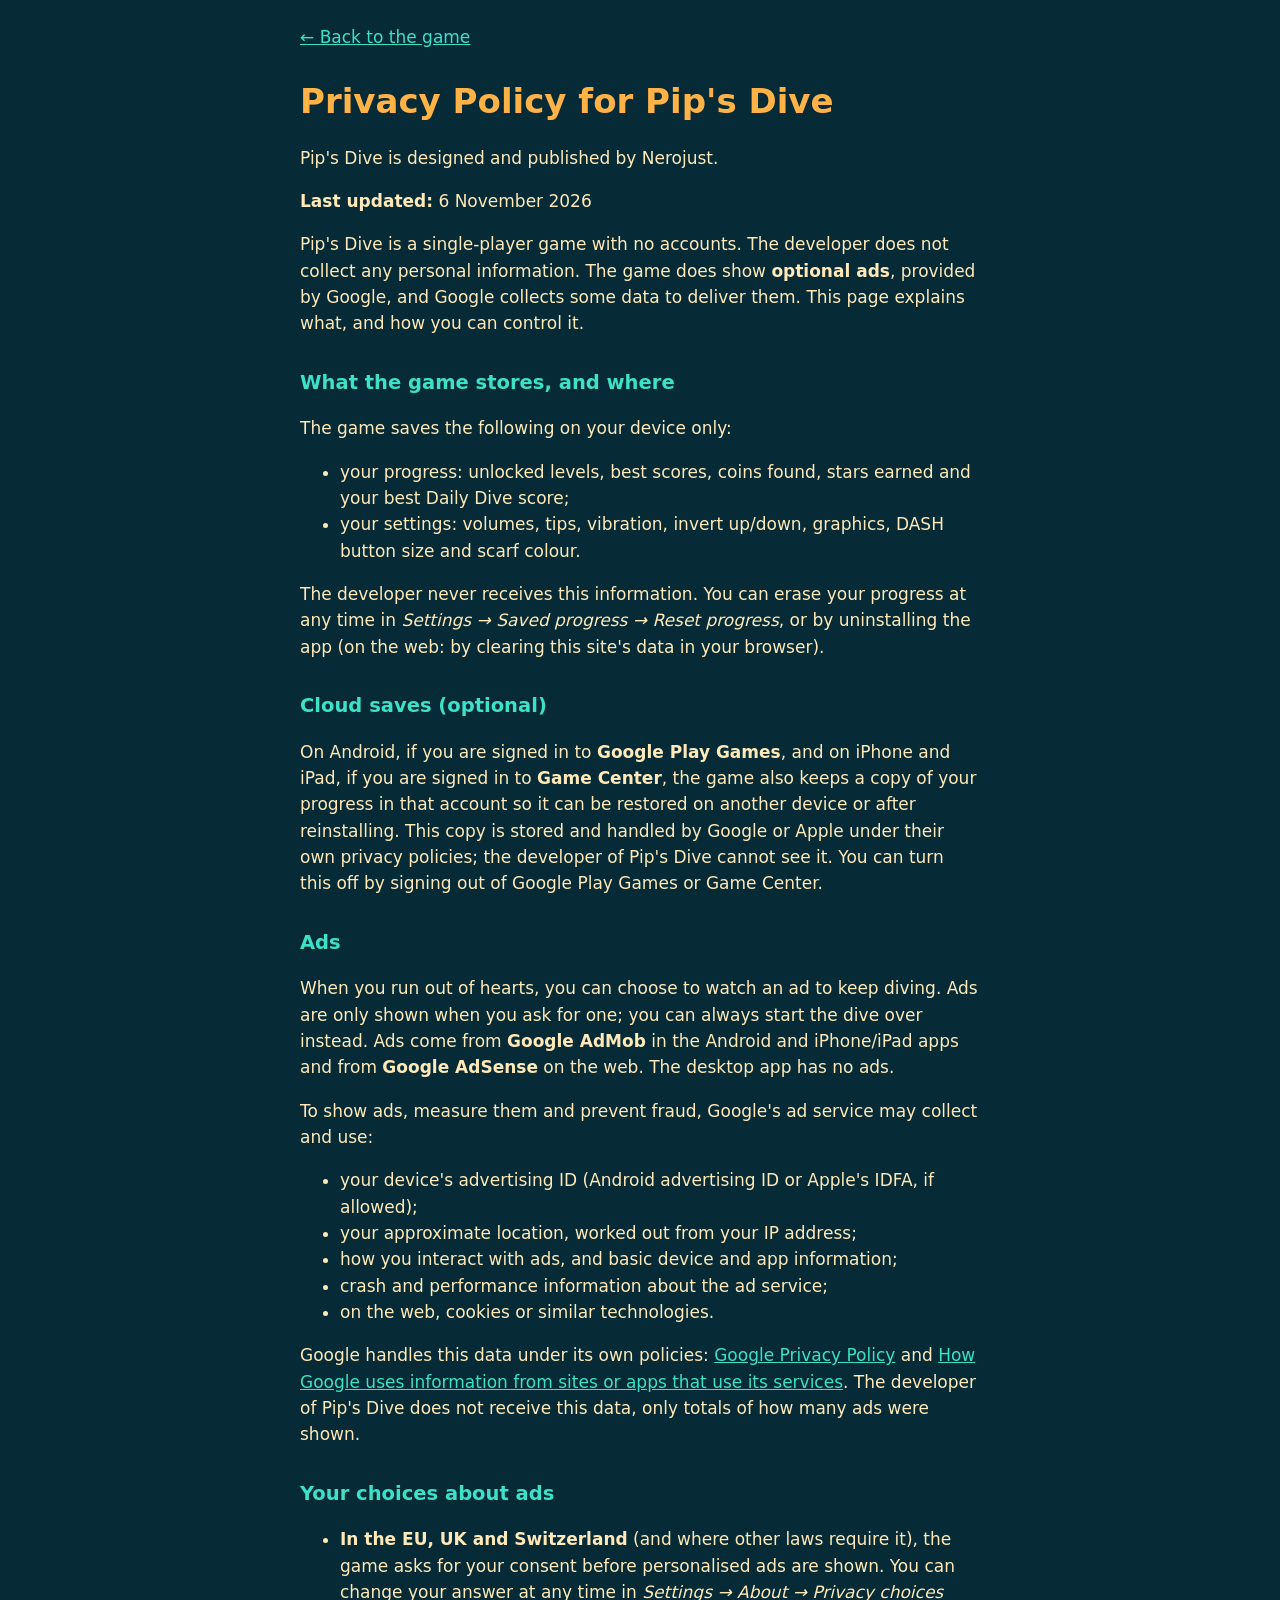
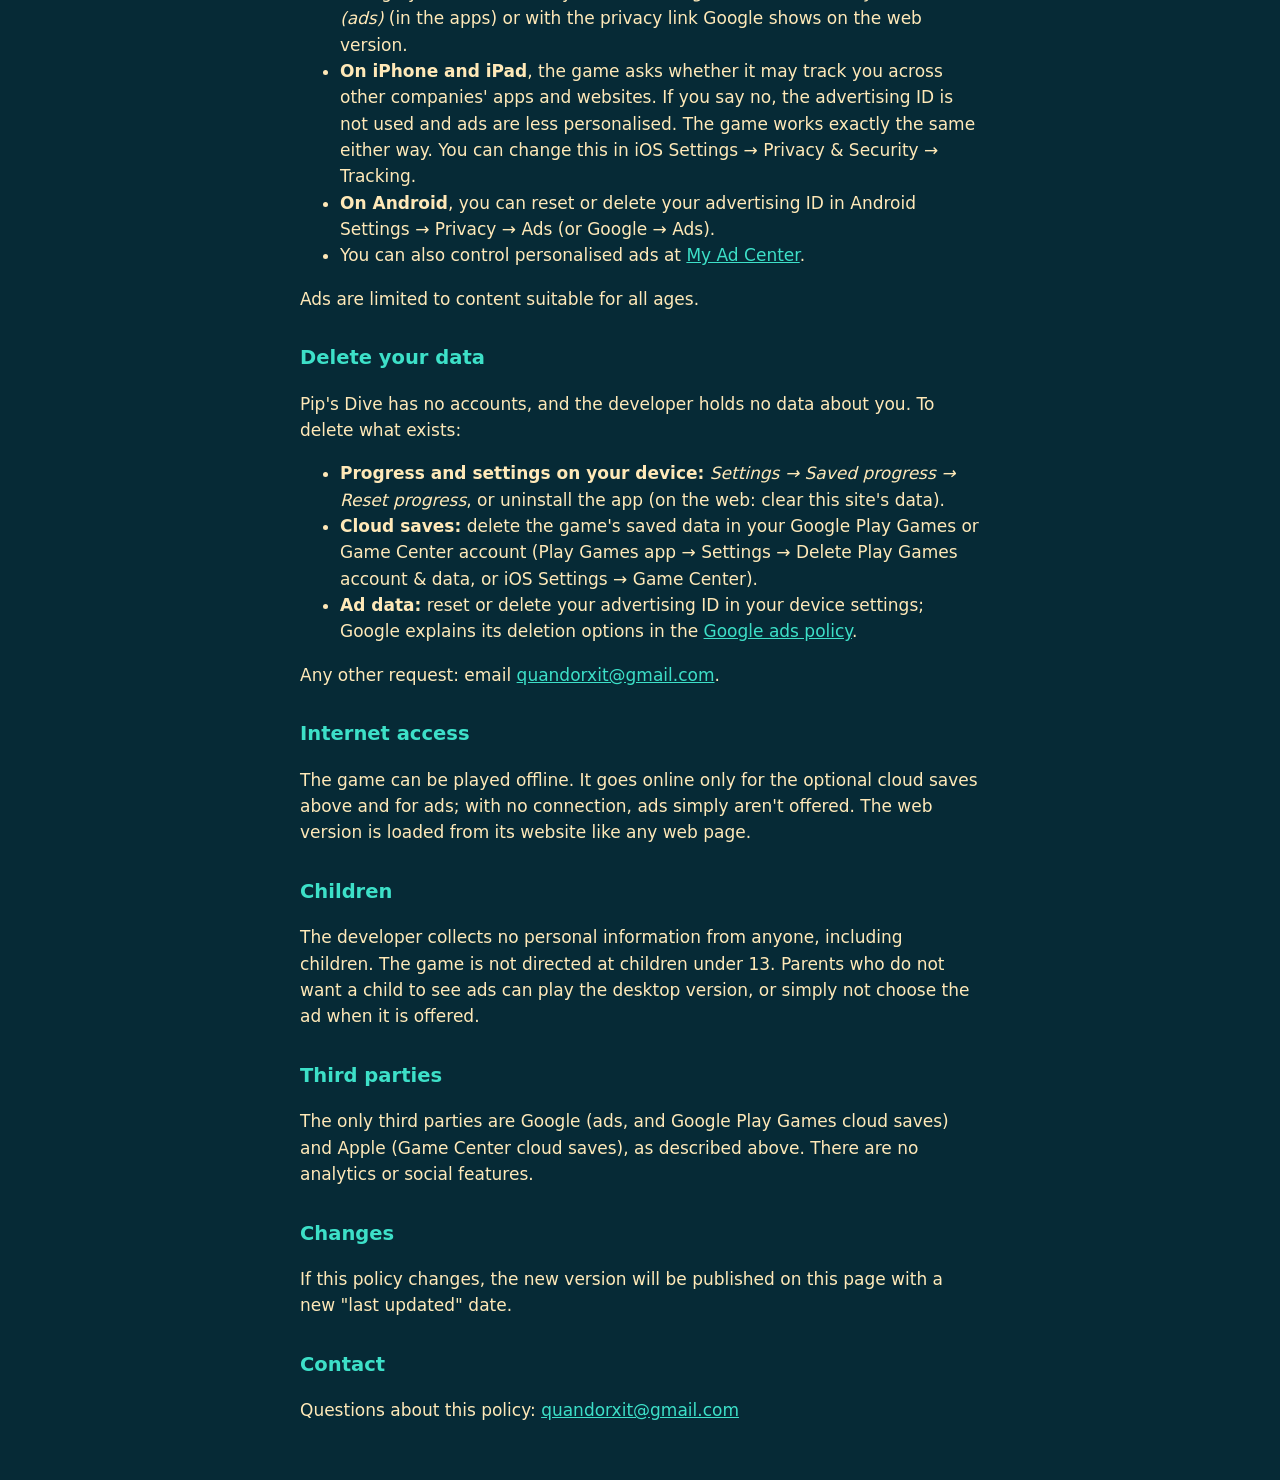
<file: privacy.html>
<!doctype html>
<html lang="en">
  <head>
    <meta charset="utf-8" />
    <meta name="viewport" content="width=device-width, initial-scale=1, viewport-fit=cover" />
    <title>Pip's Dive — Privacy Policy</title>
    <style>
      :root {
        color-scheme: dark;
      }
      body {
        margin: 0;
        padding: max(24px, env(safe-area-inset-top)) 20px 40px;
        background: #062a36;
        color: #ffe9b8;
        font: 17px/1.55 system-ui, -apple-system, 'Segoe UI', sans-serif;
      }
      main {
        max-width: 680px;
        margin: 0 auto;
      }
      h1 {
        color: #ffb347;
        line-height: 1.2;
      }
      h2 {
        margin-top: 1.6em;
        color: #3de0c8;
        font-size: 1.15em;
      }
      a {
        color: #3de0c8;
      }
      .back {
        display: inline-block;
        margin-bottom: 8px;
      }
    </style>
  </head>
  <body>
    <main>
      <a class="back" href="index.html">← Back to the game</a>
      <h1>Privacy Policy for Pip's Dive</h1>
      <p>Pip's Dive is designed and published by Nerojust.</p>
      <p><strong>Last updated:</strong> 6 November 2026</p>

      <p>
        Pip's Dive is a single-player game with no accounts. The developer does not collect any
        personal information. The game does show <strong>optional ads</strong>, provided by Google,
        and Google collects some data to deliver them. This page explains what, and how you can
        control it.
      </p>

      <h2>What the game stores, and where</h2>
      <p>The game saves the following on your device only:</p>
      <ul>
        <li>your progress: unlocked levels, best scores, coins found, stars earned and your best Daily Dive score;</li>
        <li>your settings: volumes, tips, vibration, invert up/down, graphics, DASH button size and scarf colour.</li>
      </ul>
      <p>
        The developer never receives this information. You can erase your progress at any time in
        <em>Settings → Saved progress → Reset progress</em>, or by uninstalling the app (on the
        web: by clearing this site's data in your browser).
      </p>

      <h2>Cloud saves (optional)</h2>
      <p>
        On Android, if you are signed in to <strong>Google Play Games</strong>, and on iPhone and
        iPad, if you are signed in to <strong>Game Center</strong>, the game also keeps a copy of
        your progress in that account so it can be restored on another device or after
        reinstalling. This copy is stored and handled by Google or Apple under their own privacy
        policies; the developer of Pip's Dive cannot see it. You can turn this off by signing out
        of Google Play Games or Game Center.
      </p>

      <h2>Ads</h2>
      <p>
        When you run out of hearts, you can choose to watch an ad to keep diving. Ads are only
        shown when you ask for one; you can always start the dive over instead. Ads come from
        <strong>Google AdMob</strong> in the Android and iPhone/iPad apps and from
        <strong>Google AdSense</strong> on the web. The desktop app has no ads.
      </p>
      <p>
        To show ads, measure them and prevent fraud, Google's ad service may collect and use:
      </p>
      <ul>
        <li>your device's advertising ID (Android advertising ID or Apple's IDFA, if allowed);</li>
        <li>your approximate location, worked out from your IP address;</li>
        <li>how you interact with ads, and basic device and app information;</li>
        <li>crash and performance information about the ad service;</li>
        <li>on the web, cookies or similar technologies.</li>
      </ul>
      <p>
        Google handles this data under its own policies:
        <a href="https://policies.google.com/privacy">Google Privacy Policy</a> and
        <a href="https://policies.google.com/technologies/partner-sites"
          >How Google uses information from sites or apps that use its services</a
        >. The developer of Pip's Dive does not receive this data, only totals of how many ads were
        shown.
      </p>

      <h2>Your choices about ads</h2>
      <ul>
        <li>
          <strong>In the EU, UK and Switzerland</strong> (and where other laws require it), the
          game asks for your consent before personalised ads are shown. You can change your
          answer at any time in <em>Settings → About → Privacy choices (ads)</em> (in the apps)
          or with the privacy link Google shows on the web version.
        </li>
        <li>
          <strong>On iPhone and iPad</strong>, the game asks whether it may track you across
          other companies' apps and websites. If you say no, the advertising ID is not used and
          ads are less personalised. The game works exactly the same either way. You can change
          this in iOS Settings → Privacy &amp; Security → Tracking.
        </li>
        <li>
          <strong>On Android</strong>, you can reset or delete your advertising ID in Android
          Settings → Privacy → Ads (or Google → Ads).
        </li>
        <li>
          You can also control personalised ads at
          <a href="https://adssettings.google.com">My Ad Center</a>.
        </li>
      </ul>
      <p>Ads are limited to content suitable for all ages.</p>

      <h2 id="delete-your-data">Delete your data</h2>
      <p>Pip's Dive has no accounts, and the developer holds no data about you. To delete what exists:</p>
      <ul>
        <li>
          <strong>Progress and settings on your device:</strong> <em>Settings → Saved progress →
          Reset progress</em>, or uninstall the app (on the web: clear this site's data).
        </li>
        <li>
          <strong>Cloud saves:</strong> delete the game's saved data in your Google Play Games or
          Game Center account (Play Games app → Settings → Delete Play Games account &amp; data,
          or iOS Settings → Game Center).
        </li>
        <li>
          <strong>Ad data:</strong> reset or delete your advertising ID in your device settings;
          Google explains its deletion options in the
          <a href="https://policies.google.com/technologies/ads">Google ads policy</a>.
        </li>
      </ul>
      <p>
        Any other request: email <a href="mailto:quandorxit@gmail.com">quandorxit@gmail.com</a>.
      </p>

      <h2>Internet access</h2>
      <p>
        The game can be played offline. It goes online only for the optional cloud saves above
        and for ads; with no connection, ads simply aren't offered. The web version is loaded
        from its website like any web page.
      </p>

      <h2>Children</h2>
      <p>
        The developer collects no personal information from anyone, including children. The
        game is not directed at children under 13. Parents who do not want a child to see ads can
        play the desktop version, or simply not choose the ad when it is offered.
      </p>

      <h2>Third parties</h2>
      <p>
        The only third parties are Google (ads, and Google Play Games cloud saves) and Apple
        (Game Center cloud saves), as described above. There are no analytics or social
        features.
      </p>

      <h2>Changes</h2>
      <p>
        If this policy changes, the new version will be published on this page with a new
        "last updated" date.
      </p>

      <h2>Contact</h2>
      <p>Questions about this policy: <a href="mailto:quandorxit@gmail.com">quandorxit@gmail.com</a></p>
    </main>
  </body>
</html>
</file>
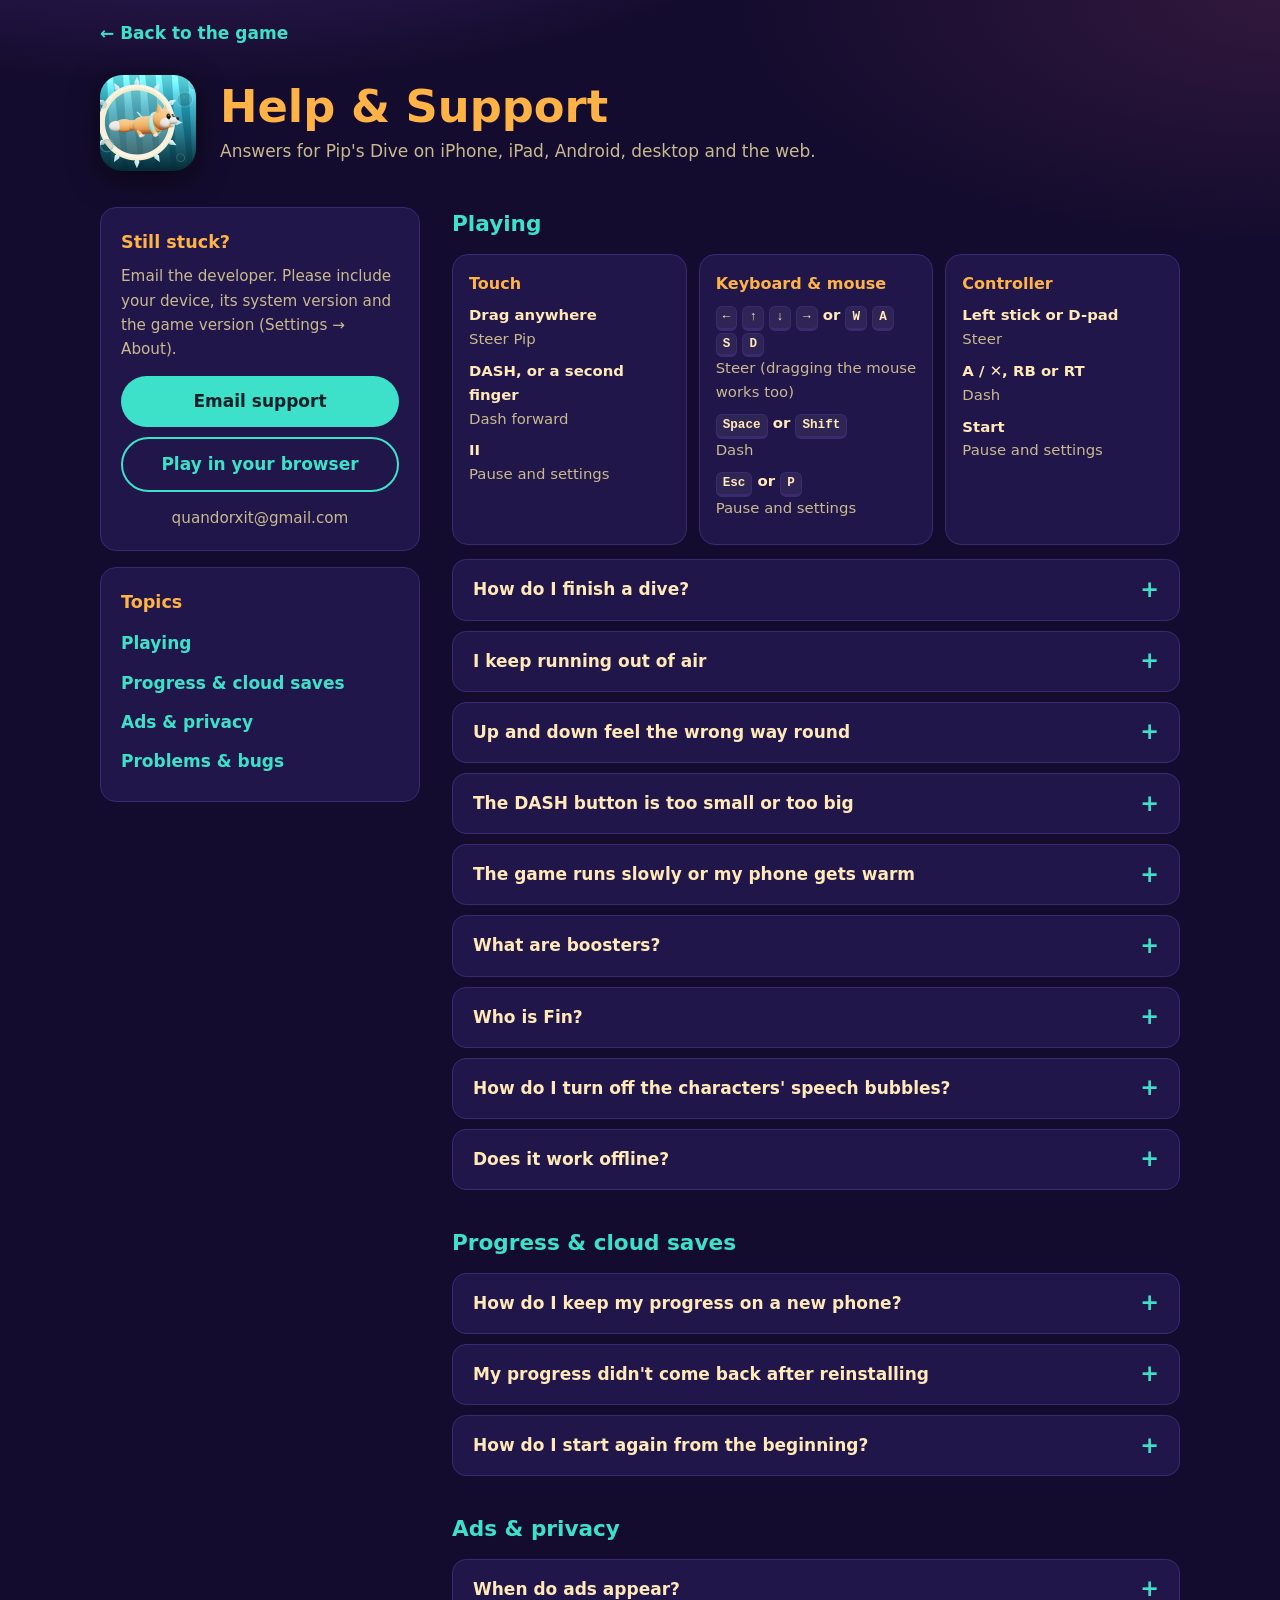
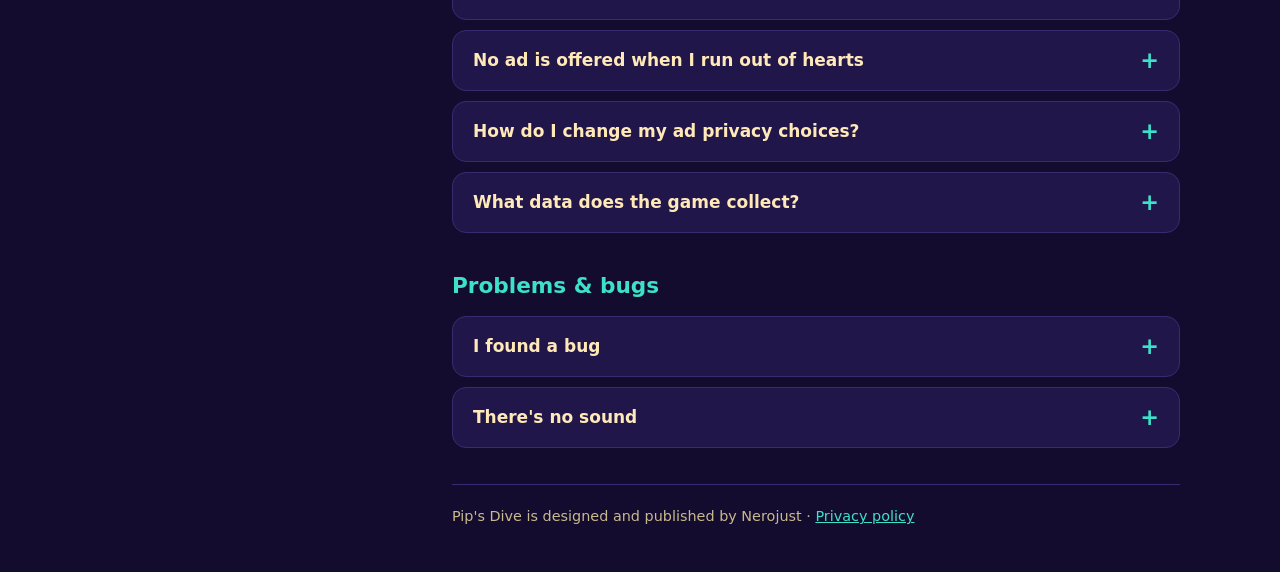
<file: support.html>
<!doctype html>
<html lang="en">
  <head>
    <meta charset="utf-8" />
    <meta name="viewport" content="width=device-width, initial-scale=1, viewport-fit=cover" />
    <title>Pip's Dive — Help &amp; Support</title>
    <meta
      name="description"
      content="Help for Pip's Dive: controls, cloud saves, ads and privacy, and how to contact the developer."
    />
    <link rel="icon" href="icons/icon-192.png" />
    <link rel="stylesheet" href="page.css" />
  </head>
  <body>
    <div class="wrap">
      <a class="back" href="index.html">← Back to the game</a>

      <header>
        <img src="icons/icon-192.png" alt="" />
        <div>
          <h1>Help &amp; Support</h1>
          <p>Answers for Pip's Dive on iPhone, iPad, Android, desktop and the web.</p>
        </div>
      </header>

      <div class="layout">
        <aside>
          <div class="card">
            <h2>Still stuck?</h2>
            <p>
              Email the developer. Please include your device, its system version and the game
              version (Settings → About).
            </p>
            <a class="button" href="mailto:quandorxit@gmail.com?subject=Pip's%20Dive%20support"
              >Email support</a
            >
            <a class="button secondary" href="index.html">Play in your browser</a>
            <p class="email">quandorxit@gmail.com</p>
          </div>
          <nav class="card" aria-label="Topics">
            <h2>Topics</h2>
            <ul>
              <li><a href="#playing">Playing</a></li>
              <li><a href="#progress">Progress &amp; cloud saves</a></li>
              <li><a href="#ads">Ads &amp; privacy</a></li>
              <li><a href="#trouble">Problems &amp; bugs</a></li>
            </ul>
          </nav>
        </aside>

        <main>
          <section id="playing">
            <h2>Playing</h2>
            <div class="controls">
              <div class="card">
                <h3>Touch</h3>
                <dl>
                  <dt>Drag anywhere</dt>
                  <dd>Steer Pip</dd>
                  <dt>DASH, or a second finger</dt>
                  <dd>Dash forward</dd>
                  <dt>II</dt>
                  <dd>Pause and settings</dd>
                </dl>
              </div>
              <div class="card">
                <h3>Keyboard &amp; mouse</h3>
                <dl>
                  <dt><kbd>←</kbd> <kbd>↑</kbd> <kbd>↓</kbd> <kbd>→</kbd> or <kbd>W</kbd> <kbd>A</kbd> <kbd>S</kbd> <kbd>D</kbd></dt>
                  <dd>Steer (dragging the mouse works too)</dd>
                  <dt><kbd>Space</kbd> or <kbd>Shift</kbd></dt>
                  <dd>Dash</dd>
                  <dt><kbd>Esc</kbd> or <kbd>P</kbd></dt>
                  <dd>Pause and settings</dd>
                </dl>
              </div>
              <div class="card">
                <h3>Controller</h3>
                <dl>
                  <dt>Left stick or D-pad</dt>
                  <dd>Steer</dd>
                  <dt>A / ✕, RB or RT</dt>
                  <dd>Dash</dd>
                  <dt>Start</dt>
                  <dd>Pause and settings</dd>
                </dl>
              </div>
            </div>
            <details>
              <summary>How do I finish a dive?</summary>
              <div>
                <p>
                  Swim to the Moon Gate at the end. Each dive gives up to 3 stars: one for
                  finishing, one for every coin and one for taking no hits. Stars unlock scarf
                  colours, and coins buy upgrades in the Coral Shop.
                </p>
              </div>
            </details>
            <details>
              <summary>I keep running out of air</summary>
              <div>
                <p>
                  Swim through bubbles to refill it. Running out costs one heart. If a dive is too
                  hard, try Settings → Gameplay → Difficulty assist (Relaxed gives more air).
                </p>
              </div>
            </details>
            <details>
              <summary>Up and down feel the wrong way round</summary>
              <div><p>Turn on invert up/down in Settings → Gameplay.</p></div>
            </details>
            <details>
              <summary>The DASH button is too small or too big</summary>
              <div><p>Change it in Settings → Touch controls → DASH button size.</p></div>
            </details>
            <details>
              <summary>The game runs slowly or my phone gets warm</summary>
              <div><p>Set Settings → Gameplay → Graphics to Low.</p></div>
            </details>
            <details>
              <summary>What are boosters?</summary>
              <div>
                <p>
                  Boosters are one-dive helpers: Shell Start (80 coins), Extra Heart (120), Big
                  Tank (90) and Coin Magnet (60). Buy them with coins in the Coral Shop's Boosters
                  tab, or win them from some missions. The Get ready panel before each dive lets
                  you take up to 2. Retry reuses them if you still have some; Next dive and
                  Practice reef don't use them. Coins can't be bought with money.
                </p>
              </div>
            </details>
            <details>
              <summary>Who is Fin?</summary>
              <div>
                <p>
                  Fin is a small glowing fish who joins Pip after dive 4. Fin swims beside Pip and
                  finds 10% extra coins on every dive (shown as "Fin found +N" on the results
                  screen). Fin never changes your stars.
                </p>
              </div>
            </details>
            <details>
              <summary>How do I turn off the characters' speech bubbles?</summary>
              <div>
                <p>
                  Turn off Settings → Gameplay → Character chat. The guides never pause the game
                  while they talk. You can read about every friend you have met in the Wardrobe.
                </p>
              </div>
            </details>
            <details>
              <summary>Does it work offline?</summary>
              <div>
                <p>
                  Yes. The whole game works offline. Only cloud saves and ads need a connection.
                </p>
              </div>
            </details>
          </section>

          <section id="progress">
            <h2>Progress &amp; cloud saves</h2>
            <details>
              <summary>How do I keep my progress on a new phone?</summary>
              <div>
                <p>
                  Sign in to <strong>Game Center</strong> on iPhone and iPad, or
                  <strong>Google Play Games</strong> on Android. The game keeps a copy of your
                  progress in that account and restores it on any device signed in to the same
                  account. You can check the status in Settings → Saved progress.
                </p>
                <p>Without it, progress stays on the device.</p>
              </div>
            </details>
            <details>
              <summary>My progress didn't come back after reinstalling</summary>
              <div>
                <p>
                  Make sure you're signed in to the same Game Center or Google Play Games account as
                  before, then open Settings → Saved progress and wait a moment while it syncs. If
                  it still doesn't appear, email support.
                </p>
              </div>
            </details>
            <details>
              <summary>How do I start again from the beginning?</summary>
              <div>
                <p>
                  Settings → Saved progress → Reset progress, then tap again to confirm. This can't
                  be undone.
                </p>
              </div>
            </details>
          </section>

          <section id="ads">
            <h2>Ads &amp; privacy</h2>
            <details>
              <summary>When do ads appear?</summary>
              <div>
                <p>
                  Only when you choose to watch one: to keep diving after you run out of hearts, or
                  to double the coins from a dive. You can always start the dive over instead. The
                  desktop version has no ads.
                </p>
              </div>
            </details>
            <details>
              <summary>No ad is offered when I run out of hearts</summary>
              <div>
                <p>
                  You may be offline, or no ad is available right now. Try again later, or start the
                  dive over.
                </p>
              </div>
            </details>
            <details>
              <summary>How do I change my ad privacy choices?</summary>
              <div>
                <p>
                  In the game: Settings → About → Privacy choices (ads). On iPhone and iPad,
                  tracking permission is in iOS Settings → Privacy &amp; Security → Tracking.
                </p>
              </div>
            </details>
            <details>
              <summary>What data does the game collect?</summary>
              <div>
                <p>
                  Pip's Dive has no accounts and the developer collects no personal information.
                  Google collects some data to show ads. Read the full
                  <a href="privacy.html">privacy policy</a>.
                </p>
              </div>
            </details>
          </section>

          <section id="trouble">
            <h2>Problems &amp; bugs</h2>
            <details>
              <summary>I found a bug</summary>
              <div>
                <p>
                  Email support with what happened, which dive you were on and, if you can, a
                  screenshot or screen recording. It helps a lot.
                </p>
              </div>
            </details>
            <details>
              <summary>There's no sound</summary>
              <div>
                <p>
                  Check the volumes in Settings → Sound, and that your device's volume is turned up.
                  If it still doesn't play, email support.
                </p>
              </div>
            </details>
          </section>

          <footer>
            Pip's Dive is designed and published by Nerojust ·
            <a href="privacy.html">Privacy policy</a>
          </footer>
        </main>
      </div>
    </div>
  </body>
</html>
</file>
<file: page.css>
/* Shared look for the support and privacy pages. */
:root {
  color-scheme: dark;
  --bg: #140c2e;
  --panel: #21164a;
  --line: #3a2b70;
  --text: #ffe9b8;
  --muted: #c9b98f;
  --gold: #ffb347;
  --teal: #3de0c8;
}
* {
  box-sizing: border-box;
}
html {
  scroll-behavior: smooth;
}
body {
  margin: 0;
  background:
    radial-gradient(1200px 500px at 15% -10%, #4a2a7a 0%, transparent 60%),
    radial-gradient(900px 400px at 100% 0%, #6b2f5a55 0%, transparent 60%), var(--bg);
  background-repeat: no-repeat;
  color: var(--text);
  font:
    17px/1.6 ui-rounded,
    system-ui,
    -apple-system,
    'Segoe UI',
    sans-serif;
}
a {
  color: var(--teal);
}
a:focus-visible,
summary:focus-visible {
  outline: 3px solid var(--teal);
  outline-offset: 3px;
  border-radius: 8px;
}
.wrap {
  max-width: 1120px;
  margin: 0 auto;
  padding: max(20px, env(safe-area-inset-top)) 20px 48px;
}
.back {
  font-weight: 600;
  text-decoration: none;
}

/* ---- Header ---- */
header {
  display: flex;
  gap: 24px;
  align-items: center;
  margin: 28px 0 36px;
}
header img {
  width: 96px;
  height: 96px;
  border-radius: 22px;
  box-shadow: 0 8px 30px #0008;
  flex: none;
}
h1 {
  margin: 0;
  color: var(--gold);
  font-size: clamp(1.9rem, 4vw, 2.8rem);
  line-height: 1.15;
}
header p {
  margin: 6px 0 0;
  color: var(--muted);
}

/* ---- Layout: contact card beside the answers on wide screens ---- */
.layout {
  display: grid;
  grid-template-columns: 320px 1fr;
  gap: 32px;
  align-items: start;
}
aside {
  position: sticky;
  top: 20px;
  display: grid;
  gap: 16px;
}
main {
  min-width: 0;
}
.card {
  background: var(--panel);
  border: 1px solid var(--line);
  border-radius: 16px;
  padding: 20px;
}
.card h2 {
  margin: 0 0 8px;
  font-size: 1.1rem;
  color: var(--gold);
}
.card p {
  margin: 0 0 14px;
  color: var(--muted);
  font-size: 0.95rem;
}
.card .email {
  margin: 14px 0 0;
  text-align: center;
}
.button {
  display: block;
  text-align: center;
  padding: 12px 16px;
  border-radius: 999px;
  background: var(--teal);
  color: #10202a;
  font-weight: 700;
  text-decoration: none;
}
.button.secondary {
  margin-top: 10px;
  background: transparent;
  color: var(--teal);
  border: 2px solid var(--teal);
}
nav ul {
  margin: 0;
  padding: 0;
  list-style: none;
}
nav li a {
  display: block;
  padding: 6px 0;
  text-decoration: none;
  font-weight: 600;
}

/* ---- Answers ---- */
section {
  margin-bottom: 36px;
  scroll-margin-top: 20px;
}
section > h2 {
  margin: 0 0 12px;
  color: var(--teal);
  font-size: 1.35rem;
}
details {
  background: var(--panel);
  border: 1px solid var(--line);
  border-radius: 14px;
  margin-bottom: 10px;
}
details[open] {
  border-color: var(--teal);
}
summary {
  cursor: pointer;
  list-style: none;
  padding: 16px 52px 16px 20px;
  font-weight: 650;
  position: relative;
}
summary::-webkit-details-marker {
  display: none;
}
summary::after {
  content: '+';
  position: absolute;
  right: 20px;
  top: 50%;
  translate: 0 -50%;
  font-size: 1.4rem;
  color: var(--teal);
}
details[open] summary::after {
  content: '–';
}
details > div {
  padding: 0 20px 18px;
}
details p {
  margin: 0 0 10px;
}
details p:last-child {
  margin-bottom: 0;
}

/* ---- Controls: one card per device ---- */
.controls {
  display: grid;
  grid-template-columns: repeat(3, 1fr);
  gap: 12px;
  margin-bottom: 14px;
}
.controls .card {
  padding: 16px;
}
.controls h3 {
  margin: 0 0 8px;
  font-size: 1rem;
  color: var(--gold);
}
.controls dl {
  margin: 0;
  font-size: 0.93rem;
}
.controls dt {
  font-weight: 700;
}
.controls dd {
  margin: 0 0 8px;
  color: var(--muted);
}
kbd {
  display: inline-block;
  padding: 0 6px;
  border: 1px solid var(--line);
  border-bottom-width: 3px;
  border-radius: 6px;
  background: #ffffff10;
  font:
    600 0.85em/1.6 ui-monospace,
    monospace;
  color: var(--text);
}
footer {
  margin-top: 24px;
  padding-top: 20px;
  border-top: 1px solid var(--line);
  color: var(--muted);
  font-size: 0.9rem;
}

/* ---- Narrow screens: one column, contact card first ---- */
@media (max-width: 860px) {
  .layout {
    grid-template-columns: 1fr;
  }
  aside {
    position: static;
  }
  aside nav {
    display: none;
  }
  .controls {
    grid-template-columns: 1fr;
  }
}
@media (max-width: 480px) {
  header {
    gap: 16px;
    margin: 20px 0 28px;
  }
  header img {
    width: 64px;
    height: 64px;
    border-radius: 16px;
  }
}
@media (prefers-reduced-motion: reduce) {
  html {
    scroll-behavior: auto;
  }
}

/* ---- Policy pages: long-form sections ---- */
.glance {
  display: grid;
  grid-template-columns: repeat(auto-fill, minmax(165px, 1fr));
  gap: 12px;
  margin-bottom: 36px;
}
.glance .card {
  padding: 16px;
}
.glance strong {
  display: block;
  color: var(--gold);
  margin-bottom: 4px;
}
.glance span {
  color: var(--muted);
  font-size: 0.95rem;
}
.doc {
  background: var(--panel);
  border: 1px solid var(--line);
  border-radius: 16px;
  padding: 20px 24px;
  margin-bottom: 14px;
  scroll-margin-top: 20px;
}
.doc h2 {
  margin: 0 0 8px;
  color: var(--teal);
  font-size: 1.2rem;
}
.doc p {
  margin: 0 0 10px;
}
.doc ul {
  margin: 0 0 10px;
  padding-left: 22px;
}
.doc li {
  margin-bottom: 6px;
}
.doc > :last-child {
  margin-bottom: 0;
}
.updated {
  color: var(--muted);
  font-size: 0.95rem;
}
</file>
